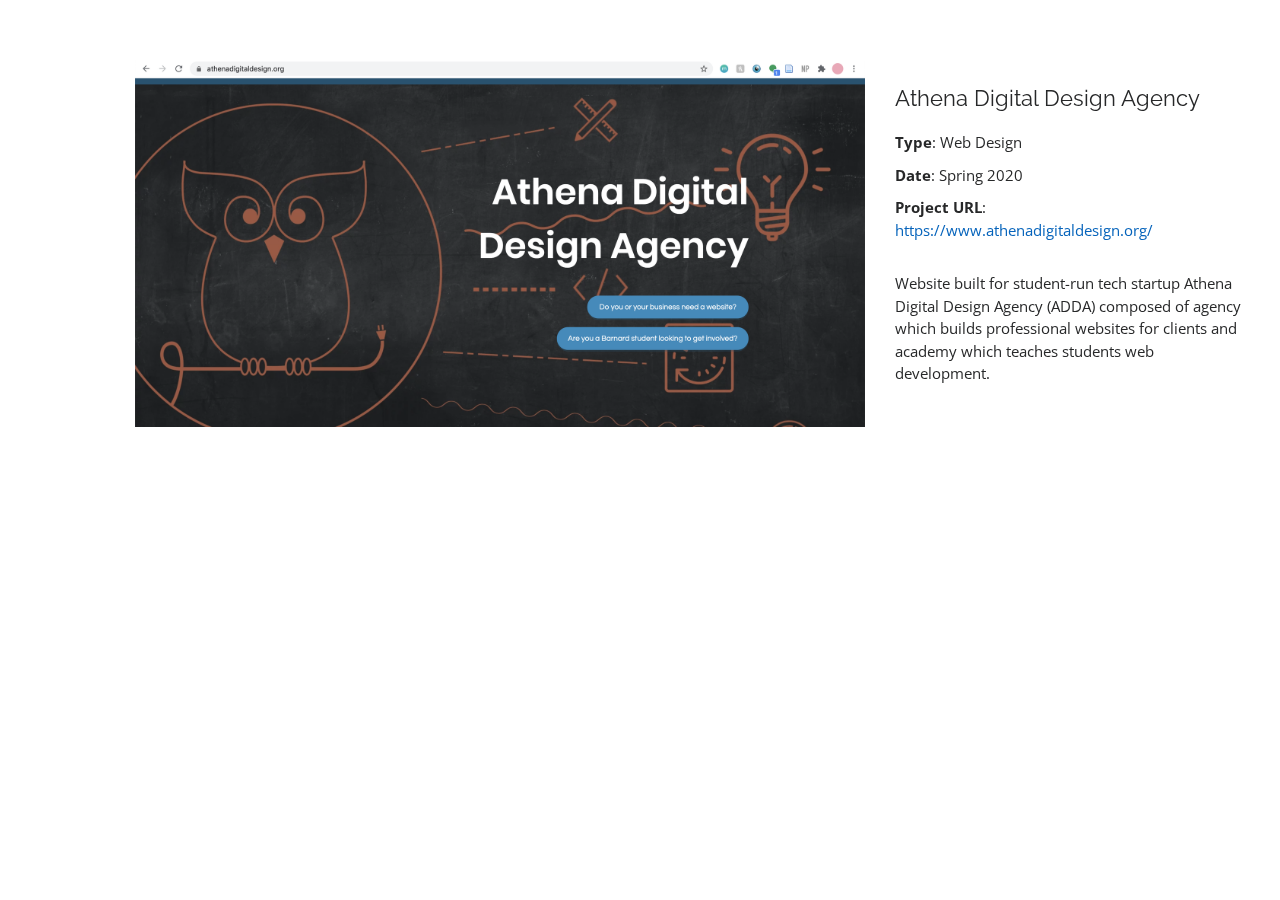
<file: addadetails.html>
<!DOCTYPE html>
<html lang="en">

<head>
  <meta charset="utf-8">
  <meta content="width=device-width, initial-scale=1.0" name="viewport">

  <title>Portfolio Details - Personal Bootstrap Template</title>
  <meta content="" name="descriptison">
  <meta content="" name="keywords">

  <!-- Favicons -->
  <link href="assets/img/favicon.png" rel="icon">
  <link href="assets/img/apple-touch-icon.png" rel="apple-touch-icon">

  <!-- Google Fonts -->
  <link href="https://fonts.googleapis.com/css?family=Open+Sans:300,300i,400,400i,600,600i,700,700i|Raleway:300,300i,400,400i,500,500i,600,600i,700,700i|Poppins:300,300i,400,400i,500,500i,600,600i,700,700i" rel="stylesheet">

  <!-- Vendor CSS Files -->
  <link href="assets/vendor/bootstrap/css/bootstrap.min.css" rel="stylesheet">
  <link href="assets/vendor/icofont/icofont.min.css" rel="stylesheet">
  <link href="assets/vendor/boxicons/css/boxicons.min.css" rel="stylesheet">
  <link href="assets/vendor/venobox/venobox.css" rel="stylesheet">
  <link href="assets/vendor/owl.carousel/assets/owl.carousel.min.css" rel="stylesheet">
  <link href="assets/vendor/aos/aos.css" rel="stylesheet">

  <!-- Template Main CSS File -->
  <link href="assets/css/style.css" rel="stylesheet">

  <!-- =======================================================
  * Template Name: MyResume - v2.1.0
  * Template URL: https://bootstrapmade.com/free-html-bootstrap-template-my-resume/
  * Author: BootstrapMade.com
  * License: https://bootstrapmade.com/license/
  ======================================================== -->
</head>

<body>

  <main id="main">

    <!-- ======= Portfolio Details ======= -->
    <section id="portfolio-details" class="portfolio-details">
      <div class="container" data-aos="fade-up">

        <div class="row">

    <div class="col-lg-8">
            <h2 class="portfolio-title"></h2>
            
              <img src="assets/img/portfolio/adda.png" class="img-fluid" alt="">
             
              
            
          </div>
  

          <div class="col-lg-4 portfolio-info">
            <h3>Athena Digital Design Agency</h3>
            <ul>
              <li><strong>Type</strong>: Web Design</li>
              <li><strong>Date</strong>: Spring 2020</li>
              <li><strong>Project URL</strong>: <a href="https://www.athenadigitaldesign.org/" target="_blank">https://www.athenadigitaldesign.org/</a></li>
            </ul>

            <p>
              Website built for student-run tech startup Athena Digital Design Agency (ADDA) composed of agency which builds professional websites for clients and academy which teaches students web development.

            </p>

          </div>

        </div>

      </div>
    </section><!-- End Portfolio Details -->

  </main><!-- End #main -->

  <a href="#" class="back-to-top"><i class="bx bx-up-arrow-alt"></i></a>
  <div id="preloader"></div>

  <!-- Vendor JS Files -->
  <script src="assets/vendor/jquery/jquery.min.js"></script>
  <script src="assets/vendor/bootstrap/js/bootstrap.bundle.min.js"></script>
  <script src="assets/vendor/jquery.easing/jquery.easing.min.js"></script>
  <script src="assets/vendor/php-email-form/validate.js"></script>
  <script src="assets/vendor/waypoints/jquery.waypoints.min.js"></script>
  <script src="assets/vendor/counterup/counterup.min.js"></script>
  <script src="assets/vendor/isotope-layout/isotope.pkgd.min.js"></script>
  <script src="assets/vendor/venobox/venobox.min.js"></script>
  <script src="assets/vendor/owl.carousel/owl.carousel.min.js"></script>
  <script src="assets/vendor/typed.js/typed.min.js"></script>
  <script src="assets/vendor/aos/aos.js"></script>

  <!-- Template Main JS File -->
  <script src="assets/js/main.js"></script>

</body>

</html>
</file>
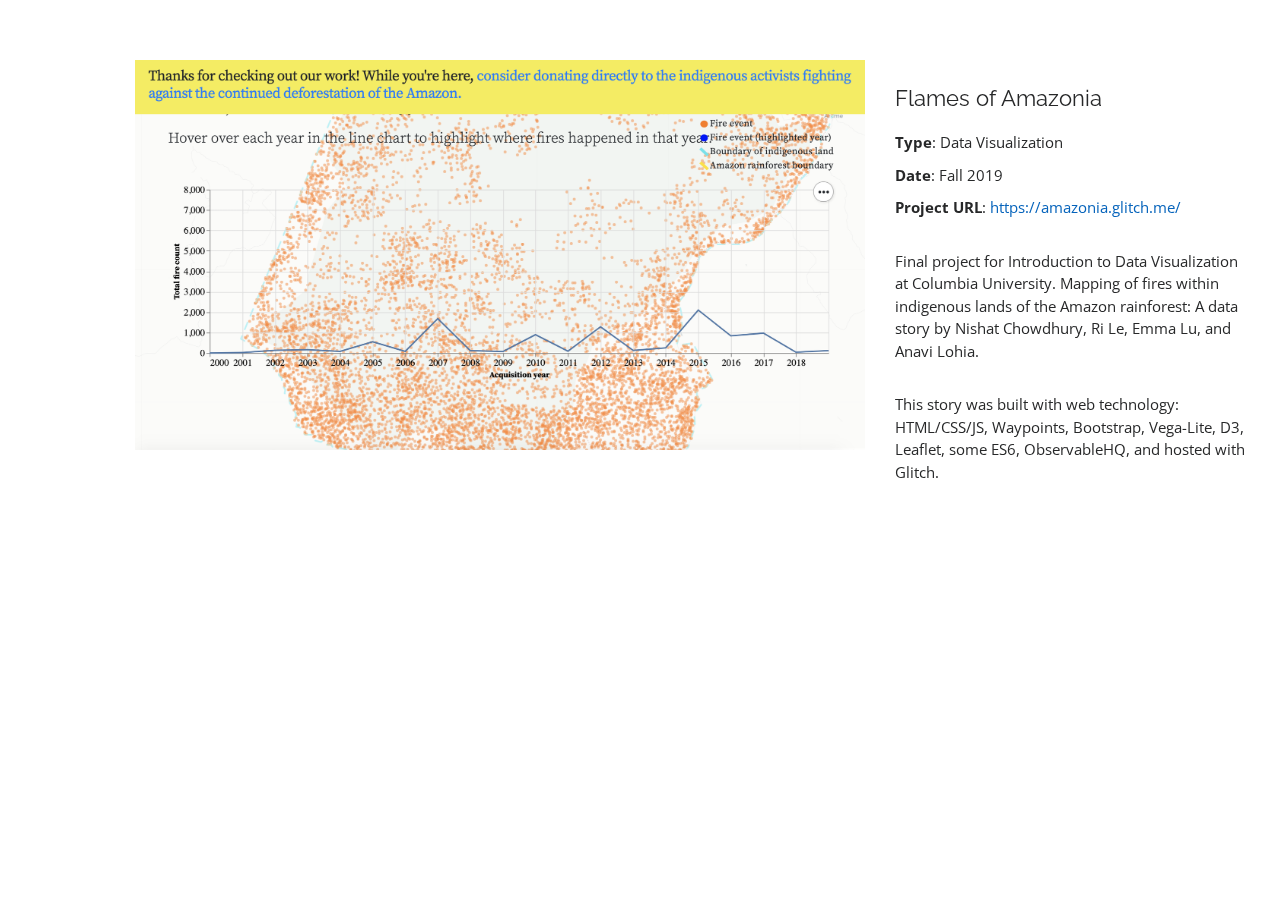
<file: amazoniadetails.html>
<!DOCTYPE html>
<html lang="en">

<head>
  <meta charset="utf-8">
  <meta content="width=device-width, initial-scale=1.0" name="viewport">

  <title>Portfolio Details - Personal Bootstrap Template</title>
  <meta content="" name="descriptison">
  <meta content="" name="keywords">

  <!-- Favicons -->
  <link href="assets/img/favicon.png" rel="icon">
  <link href="assets/img/apple-touch-icon.png" rel="apple-touch-icon">

  <!-- Google Fonts -->
  <link href="https://fonts.googleapis.com/css?family=Open+Sans:300,300i,400,400i,600,600i,700,700i|Raleway:300,300i,400,400i,500,500i,600,600i,700,700i|Poppins:300,300i,400,400i,500,500i,600,600i,700,700i" rel="stylesheet">

  <!-- Vendor CSS Files -->
  <link href="assets/vendor/bootstrap/css/bootstrap.min.css" rel="stylesheet">
  <link href="assets/vendor/icofont/icofont.min.css" rel="stylesheet">
  <link href="assets/vendor/boxicons/css/boxicons.min.css" rel="stylesheet">
  <link href="assets/vendor/venobox/venobox.css" rel="stylesheet">
  <link href="assets/vendor/owl.carousel/assets/owl.carousel.min.css" rel="stylesheet">
  <link href="assets/vendor/aos/aos.css" rel="stylesheet">

  <!-- Template Main CSS File -->
  <link href="assets/css/style.css" rel="stylesheet">

  <!-- =======================================================
  * Template Name: MyResume - v2.1.0
  * Template URL: https://bootstrapmade.com/free-html-bootstrap-template-my-resume/
  * Author: BootstrapMade.com
  * License: https://bootstrapmade.com/license/
  ======================================================== -->
</head>

<body>

  <main id="main">

    <!-- ======= Portfolio Details ======= -->
    <section id="portfolio-details" class="portfolio-details">
      <div class="container" data-aos="fade-up">

        <div class="row">

    <div class="col-lg-8">
            <h2 class="portfolio-title"></h2>
            
              <img src="assets/img/portfolio/amazonia.png" class="img-fluid" alt="">
             
              
            
          </div>
  

          <div class="col-lg-4 portfolio-info">
            <h3>Flames of Amazonia</h3>
            <ul>
              <li><strong>Type</strong>: Data Visualization</li>
              <li><strong>Date</strong>: Fall 2019</li>
              <li><strong>Project URL</strong>: <a href="https://amazonia.glitch.me/" target="_blank">https://amazonia.glitch.me/</a></li>
            </ul>

            <p>
              Final project for Introduction to Data Visualization at Columbia University. Mapping of fires within indigenous lands of the Amazon rainforest: A data story by Nishat Chowdhury, Ri Le, Emma Lu, and Anavi Lohia.

            </p>

            <p>
              This story was built with web technology: HTML/CSS/JS, Waypoints, Bootstrap, Vega-Lite, D3, Leaflet, some ES6, ObservableHQ, and hosted with Glitch.
            </p>
          </div>

        </div>

      </div>
    </section><!-- End Portfolio Details -->

  </main><!-- End #main -->

  <a href="#" class="back-to-top"><i class="bx bx-up-arrow-alt"></i></a>
  <div id="preloader"></div>

  <!-- Vendor JS Files -->
  <script src="assets/vendor/jquery/jquery.min.js"></script>
  <script src="assets/vendor/bootstrap/js/bootstrap.bundle.min.js"></script>
  <script src="assets/vendor/jquery.easing/jquery.easing.min.js"></script>
  <script src="assets/vendor/php-email-form/validate.js"></script>
  <script src="assets/vendor/waypoints/jquery.waypoints.min.js"></script>
  <script src="assets/vendor/counterup/counterup.min.js"></script>
  <script src="assets/vendor/isotope-layout/isotope.pkgd.min.js"></script>
  <script src="assets/vendor/venobox/venobox.min.js"></script>
  <script src="assets/vendor/owl.carousel/owl.carousel.min.js"></script>
  <script src="assets/vendor/typed.js/typed.min.js"></script>
  <script src="assets/vendor/aos/aos.js"></script>

  <!-- Template Main JS File -->
  <script src="assets/js/main.js"></script>

</body>

</html>
</file>
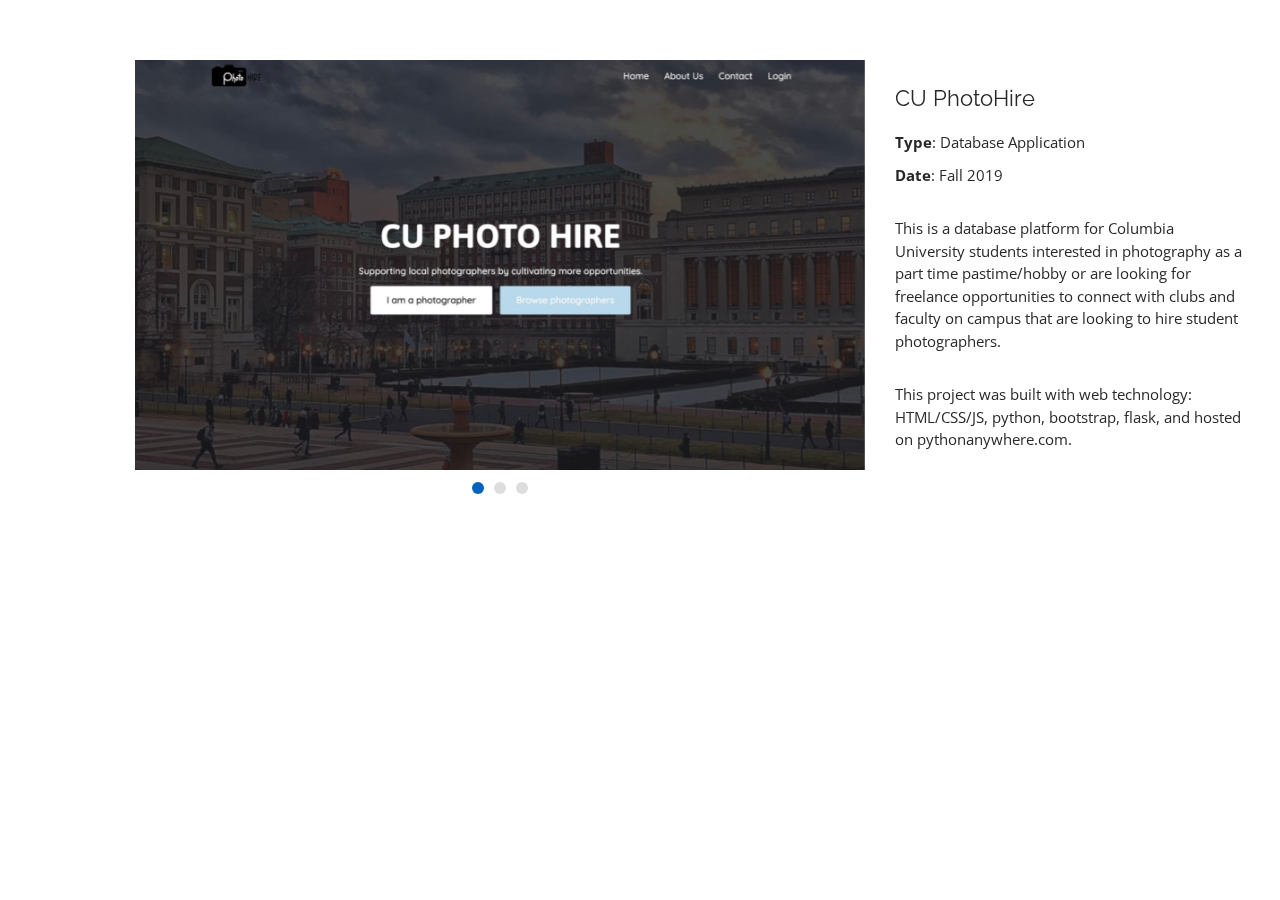
<file: cuphotohiredetails.html>
<!DOCTYPE html>
<html lang="en">

<head>
  <meta charset="utf-8">
  <meta content="width=device-width, initial-scale=1.0" name="viewport">

  <title>Portfolio Details - Personal Bootstrap Template</title>
  <meta content="" name="descriptison">
  <meta content="" name="keywords">

  <!-- Favicons -->
  <link href="assets/img/favicon.png" rel="icon">
  <link href="assets/img/apple-touch-icon.png" rel="apple-touch-icon">

  <!-- Google Fonts -->
  <link href="https://fonts.googleapis.com/css?family=Open+Sans:300,300i,400,400i,600,600i,700,700i|Raleway:300,300i,400,400i,500,500i,600,600i,700,700i|Poppins:300,300i,400,400i,500,500i,600,600i,700,700i" rel="stylesheet">

  <!-- Vendor CSS Files -->
  <link href="assets/vendor/bootstrap/css/bootstrap.min.css" rel="stylesheet">
  <link href="assets/vendor/icofont/icofont.min.css" rel="stylesheet">
  <link href="assets/vendor/boxicons/css/boxicons.min.css" rel="stylesheet">
  <link href="assets/vendor/venobox/venobox.css" rel="stylesheet">
  <link href="assets/vendor/owl.carousel/assets/owl.carousel.min.css" rel="stylesheet">
  <link href="assets/vendor/aos/aos.css" rel="stylesheet">

  <!-- Template Main CSS File -->
  <link href="assets/css/style.css" rel="stylesheet">

  <!-- =======================================================
  * Template Name: MyResume - v2.1.0
  * Template URL: https://bootstrapmade.com/free-html-bootstrap-template-my-resume/
  * Author: BootstrapMade.com
  * License: https://bootstrapmade.com/license/
  ======================================================== -->
</head>

<body>

  <main id="main">

    <!-- ======= Portfolio Details ======= -->
    <section id="portfolio-details" class="portfolio-details">
      <div class="container" data-aos="fade-up">

        <div class="row">

  			 <div class="col-lg-8">
            <h2 class="portfolio-title"></h2>
            <div class="owl-carousel portfolio-details-carousel">
              <img src="assets/img/portfolio/cuphotohire1.png" class="img-fluid" alt="">
              <img src="assets/img/portfolio/cuphotohire2.png" class="img-fluid" alt="">
              <img src="assets/img/portfolio/cuphotohire3.png" class="img-fluid" alt="">
            </div>
          </div>

          <div class="col-lg-4 portfolio-info">
            <h3>CU PhotoHire</h3>
            <ul>
              <li><strong>Type</strong>: Database Application</li>
              <li><strong>Date</strong>: Fall 2019</li>
            </ul>

            <p>
              This is a database platform for Columbia University students interested in photography as a part time pastime/hobby or are looking for freelance opportunities to connect with clubs and faculty on campus that are looking to hire student photographers.

            </p>

            <p>
              This project was built with web technology: HTML/CSS/JS, python, bootstrap, flask, and hosted on pythonanywhere.com.
            </p>
          </div>

        </div>

      </div>
    </section><!-- End Portfolio Details -->

  </main><!-- End #main -->

  <a href="#" class="back-to-top"><i class="bx bx-up-arrow-alt"></i></a>
  <div id="preloader"></div>

  <!-- Vendor JS Files -->
  <script src="assets/vendor/jquery/jquery.min.js"></script>
  <script src="assets/vendor/bootstrap/js/bootstrap.bundle.min.js"></script>
  <script src="assets/vendor/jquery.easing/jquery.easing.min.js"></script>
  <script src="assets/vendor/php-email-form/validate.js"></script>
  <script src="assets/vendor/waypoints/jquery.waypoints.min.js"></script>
  <script src="assets/vendor/counterup/counterup.min.js"></script>
  <script src="assets/vendor/isotope-layout/isotope.pkgd.min.js"></script>
  <script src="assets/vendor/venobox/venobox.min.js"></script>
  <script src="assets/vendor/owl.carousel/owl.carousel.min.js"></script>
  <script src="assets/vendor/typed.js/typed.min.js"></script>
  <script src="assets/vendor/aos/aos.js"></script>

  <!-- Template Main JS File -->
  <script src="assets/js/main.js"></script>

</body>

</html>
</file>
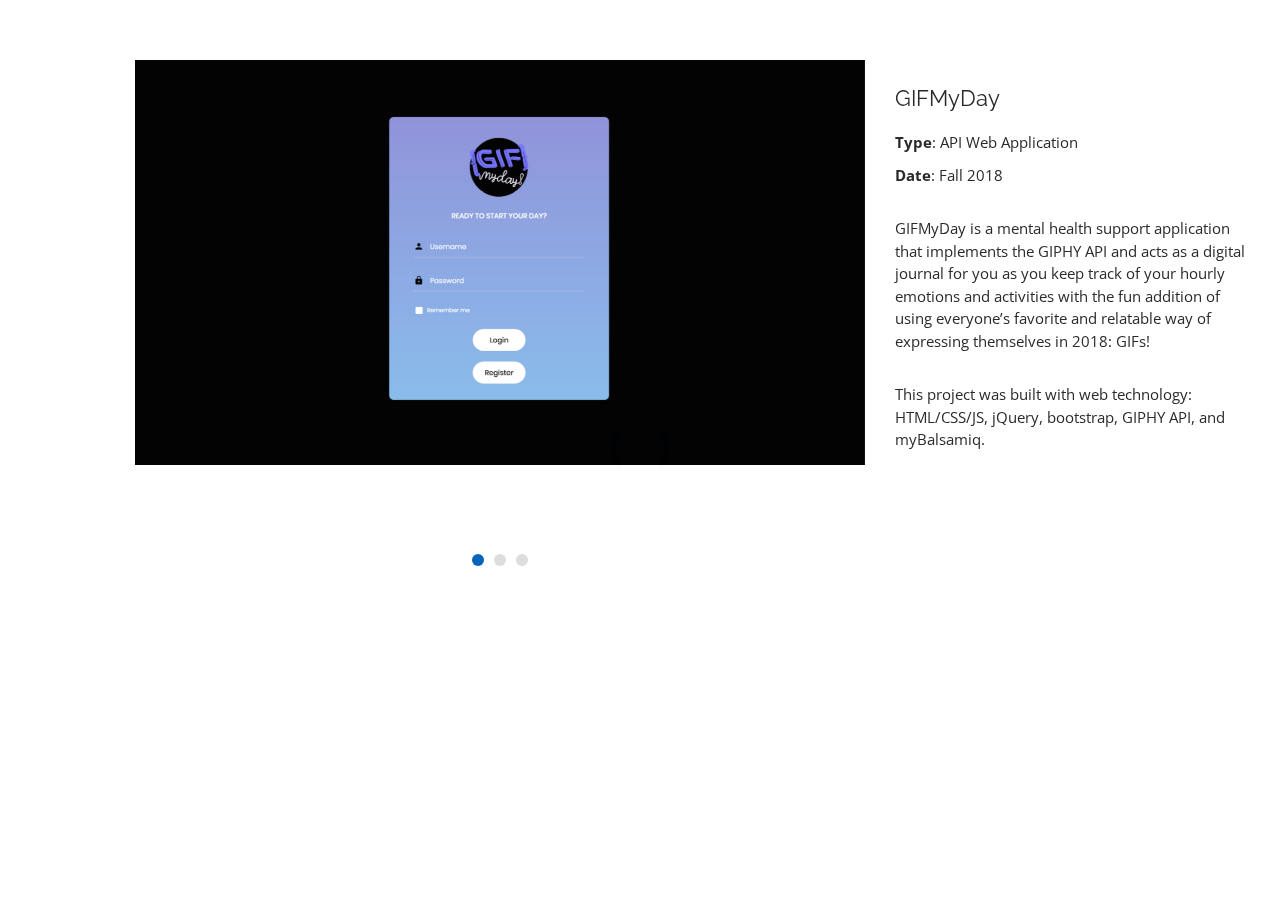
<file: gifmydaydetails.html>
<!DOCTYPE html>
<html lang="en">

<head>
  <meta charset="utf-8">
  <meta content="width=device-width, initial-scale=1.0" name="viewport">

  <title>Portfolio Details - Personal Bootstrap Template</title>
  <meta content="" name="descriptison">
  <meta content="" name="keywords">

  <!-- Favicons -->
  <link href="assets/img/favicon.png" rel="icon">
  <link href="assets/img/apple-touch-icon.png" rel="apple-touch-icon">

  <!-- Google Fonts -->
  <link href="https://fonts.googleapis.com/css?family=Open+Sans:300,300i,400,400i,600,600i,700,700i|Raleway:300,300i,400,400i,500,500i,600,600i,700,700i|Poppins:300,300i,400,400i,500,500i,600,600i,700,700i" rel="stylesheet">

  <!-- Vendor CSS Files -->
  <link href="assets/vendor/bootstrap/css/bootstrap.min.css" rel="stylesheet">
  <link href="assets/vendor/icofont/icofont.min.css" rel="stylesheet">
  <link href="assets/vendor/boxicons/css/boxicons.min.css" rel="stylesheet">
  <link href="assets/vendor/venobox/venobox.css" rel="stylesheet">
  <link href="assets/vendor/owl.carousel/assets/owl.carousel.min.css" rel="stylesheet">
  <link href="assets/vendor/aos/aos.css" rel="stylesheet">

  <!-- Template Main CSS File -->
  <link href="assets/css/style.css" rel="stylesheet">

  <!-- =======================================================
  * Template Name: MyResume - v2.1.0
  * Template URL: https://bootstrapmade.com/free-html-bootstrap-template-my-resume/
  * Author: BootstrapMade.com
  * License: https://bootstrapmade.com/license/
  ======================================================== -->
</head>

<body>

  <main id="main">

    <!-- ======= Portfolio Details ======= -->
    <section id="portfolio-details" class="portfolio-details">
      <div class="container" data-aos="fade-up">

        <div class="row">

            <div class="col-lg-8">
            <h2 class="portfolio-title"></h2>
            <div class="owl-carousel portfolio-details-carousel">
              <img src="assets/img/portfolio/gifmyday1.png" class="img-fluid" alt="">
              <img src="assets/img/portfolio/gifmyday.png" class="img-fluid" alt="">
              <img src="assets/img/portfolio/gifmyday2.png" class="img-fluid" alt="">
              
            </div>
          </div>
  

          <div class="col-lg-4 portfolio-info">
            <h3>GIFMyDay</h3>
            <ul>
              <li><strong>Type</strong>: API Web Application</li>
              <li><strong>Date</strong>: Fall 2018</li>
            </ul>

            <p>
              GIFMyDay is a mental health support application that implements the GIPHY API and acts as a digital journal for you as you keep track of your hourly emotions and activities with the fun addition of using everyone’s favorite and relatable way of expressing themselves in 2018: GIFs! 

            </p>

            <p>
              This project was built with web technology: HTML/CSS/JS, jQuery, bootstrap, GIPHY API, and myBalsamiq.
            </p>
          </div>

        </div>

      </div>
    </section><!-- End Portfolio Details -->

  </main><!-- End #main -->

  <a href="#" class="back-to-top"><i class="bx bx-up-arrow-alt"></i></a>
  <div id="preloader"></div>

  <!-- Vendor JS Files -->
  <script src="assets/vendor/jquery/jquery.min.js"></script>
  <script src="assets/vendor/bootstrap/js/bootstrap.bundle.min.js"></script>
  <script src="assets/vendor/jquery.easing/jquery.easing.min.js"></script>
  <script src="assets/vendor/php-email-form/validate.js"></script>
  <script src="assets/vendor/waypoints/jquery.waypoints.min.js"></script>
  <script src="assets/vendor/counterup/counterup.min.js"></script>
  <script src="assets/vendor/isotope-layout/isotope.pkgd.min.js"></script>
  <script src="assets/vendor/venobox/venobox.min.js"></script>
  <script src="assets/vendor/owl.carousel/owl.carousel.min.js"></script>
  <script src="assets/vendor/typed.js/typed.min.js"></script>
  <script src="assets/vendor/aos/aos.js"></script>

  <!-- Template Main JS File -->
  <script src="assets/js/main.js"></script>

</body>

</html>
</file>
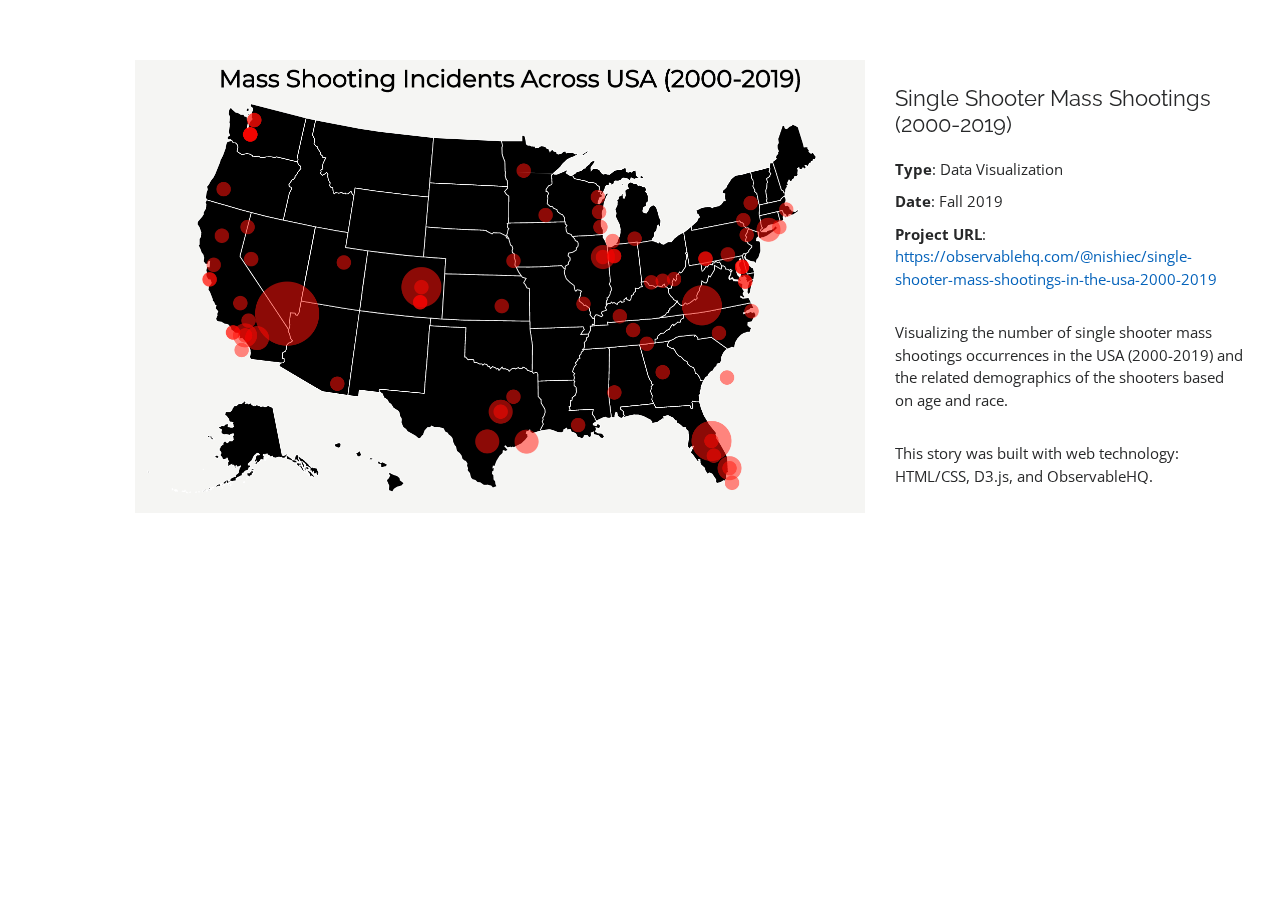
<file: massshootingsdetails.html>
<!DOCTYPE html>
<html lang="en">

<head>
  <meta charset="utf-8">
  <meta content="width=device-width, initial-scale=1.0" name="viewport">

  <title>Portfolio Details - Personal Bootstrap Template</title>
  <meta content="" name="descriptison">
  <meta content="" name="keywords">

  <!-- Favicons -->
  <link href="assets/img/favicon.png" rel="icon">
  <link href="assets/img/apple-touch-icon.png" rel="apple-touch-icon">

  <!-- Google Fonts -->
  <link href="https://fonts.googleapis.com/css?family=Open+Sans:300,300i,400,400i,600,600i,700,700i|Raleway:300,300i,400,400i,500,500i,600,600i,700,700i|Poppins:300,300i,400,400i,500,500i,600,600i,700,700i" rel="stylesheet">

  <!-- Vendor CSS Files -->
  <link href="assets/vendor/bootstrap/css/bootstrap.min.css" rel="stylesheet">
  <link href="assets/vendor/icofont/icofont.min.css" rel="stylesheet">
  <link href="assets/vendor/boxicons/css/boxicons.min.css" rel="stylesheet">
  <link href="assets/vendor/venobox/venobox.css" rel="stylesheet">
  <link href="assets/vendor/owl.carousel/assets/owl.carousel.min.css" rel="stylesheet">
  <link href="assets/vendor/aos/aos.css" rel="stylesheet">

  <!-- Template Main CSS File -->
  <link href="assets/css/style.css" rel="stylesheet">

  <!-- =======================================================
  * Template Name: MyResume - v2.1.0
  * Template URL: https://bootstrapmade.com/free-html-bootstrap-template-my-resume/
  * Author: BootstrapMade.com
  * License: https://bootstrapmade.com/license/
  ======================================================== -->
</head>

<body>

  <main id="main">

    <!-- ======= Portfolio Details ======= -->
    <section id="portfolio-details" class="portfolio-details">
      <div class="container" data-aos="fade-up">

        <div class="row">

             <div class="col-lg-8">
            <h2 class="portfolio-title"></h2>
            
              <img src="assets/img/portfolio/shootings.png" class="img-fluid" alt="">
             
              
            
          </div>

  

          <div class="col-lg-4 portfolio-info">
            <h3>Single Shooter Mass Shootings (2000-2019)</h3>
            <ul>
              <li><strong>Type</strong>: Data Visualization</li>
              <li><strong>Date</strong>: Fall 2019</li>
              <li><strong>Project URL</strong>: <a href="https://observablehq.com/@nishiec/single-shooter-mass-shootings-in-the-usa-2000-2019" target="_blank">https://observablehq.com/@nishiec/single-shooter-mass-shootings-in-the-usa-2000-2019</a></li>
            </ul>

            <p>
              Visualizing the number of single shooter mass shootings occurrences in the USA (2000-2019) and the related demographics of the shooters based on age and race.

            </p>

            <p>
              This story was built with web technology: HTML/CSS, D3.js, and ObservableHQ.
            </p>
          </div>

        </div>

      </div>
    </section><!-- End Portfolio Details -->

  </main><!-- End #main -->

  <a href="#" class="back-to-top"><i class="bx bx-up-arrow-alt"></i></a>
  <div id="preloader"></div>

  <!-- Vendor JS Files -->
  <script src="assets/vendor/jquery/jquery.min.js"></script>
  <script src="assets/vendor/bootstrap/js/bootstrap.bundle.min.js"></script>
  <script src="assets/vendor/jquery.easing/jquery.easing.min.js"></script>
  <script src="assets/vendor/php-email-form/validate.js"></script>
  <script src="assets/vendor/waypoints/jquery.waypoints.min.js"></script>
  <script src="assets/vendor/counterup/counterup.min.js"></script>
  <script src="assets/vendor/isotope-layout/isotope.pkgd.min.js"></script>
  <script src="assets/vendor/venobox/venobox.min.js"></script>
  <script src="assets/vendor/owl.carousel/owl.carousel.min.js"></script>
  <script src="assets/vendor/typed.js/typed.min.js"></script>
  <script src="assets/vendor/aos/aos.js"></script>

  <!-- Template Main JS File -->
  <script src="assets/js/main.js"></script>

</body>

</html>
</file>
<file: assets/vendor/venobox/venobox.css>
/* ------ venobox.css --------*/
.vbox-overlay *, .vbox-overlay *:before, .vbox-overlay *:after{
    -webkit-backface-visibility: hidden;
    -webkit-box-sizing:border-box;
    -moz-box-sizing:border-box;
    box-sizing:border-box;
}
.vbox-overlay * { 
    -webkit-backface-visibility: visible;
    backface-visibility: visible;
}
.vbox-overlay{
    display: -webkit-flex;
    display: flex;
    -webkit-flex-direction: column;
    flex-direction: column;
    -webkit-justify-content: center;
    justify-content: center;
    -webkit-align-items: center;
    align-items: center;
    position: fixed;
    left: 0;
    top: 0;
    bottom: 0;
    right: 0;
    z-index: 999999;
}

/* ----- navigation ----- */
.vbox-title{
    width: 100%;
    height: 40px;
    float: left;
    text-align: center;
    line-height: 28px;
    font-size: 12px;
    padding: 6px 50px;
    overflow: hidden;
    position: fixed;
    display: none;
    left: 0;
    z-index: 89;
}
.vbox-close{
    cursor: pointer;
    position: fixed;
    top: -1px;
    right: 0;
    width: 50px;
    height: 40px;
    padding: 6px;
    display: block;
    background-position:10px center;
    overflow: hidden;
    font-size: 24px;
    line-height: 1;
    text-align: center;
    z-index: 99;
}
.vbox-left{
    cursor: pointer;
    position: fixed;
    left: 0;
    height: 40px;
    overflow: hidden;
    line-height: 28px;
    font-size: 12px;
    z-index: 99;
    display: flex;
    align-items:center;
}
.vbox-num{
    display: inline-block;
    margin: 6px 0 6px 15px;
}
/* ----- Social share ----- */
.vbox-share{
    line-height: 28px;
    font-size: 12px;
    overflow: hidden;
    position: fixed;
    left: 0;
    z-index: 98;
    display: flex;
    align-items:center;
    justify-content: center;
    width: 100%;
    text-align: center;
}
.vbox-share svg{
    max-height: 28px;
    width: 28px;
    z-index: 10;
    margin-left: 12px;
    margin-top: 6px;
    margin-bottom: 6px;
    vertical-align: middle;
}


/* ----- navigation ARROWS ----- */
.vbox-next, .vbox-prev{
    position: fixed;
    top: 50%;
    margin-top: -15px;
    overflow: hidden;
    cursor: pointer;
    display: block;
    width: 45px;
    height: 45px;
    z-index: 99;
}
.vbox-next span, .vbox-prev span{
    position: relative;
    width: 20px;
    height: 20px;
    border: 2px solid transparent;
    border-top-color: #B6B6B6;
    border-right-color: #B6B6B6;
    text-indent: -100px;
    position: absolute;
    top: 8px;
    display: block;
}
.vbox-prev{
    left: 15px;
}
.vbox-next{
    right: 15px;
}
.vbox-prev span{
    left: 10px;
    -ms-transform: rotate(-135deg);
    -webkit-transform: rotate(-135deg);
    transform: rotate(-135deg);
}
.vbox-next span{
    -ms-transform: rotate(45deg);
    -webkit-transform: rotate(45deg);
    transform: rotate(45deg);
    right: 10px;
}
/* ------- inline window ------ */
.vbox-inline{
    width: 420px;
    height: 315px;
    height: 70vh;
    padding: 10px;
    background: #fff;
    margin: 0 auto;
    overflow: auto;
    text-align: left;
}
/* ------- Video & iFrames window ------ */
.venoframe{
    max-width: 100%;
    width: 100%;
    border: none;
    width: 100%;
    height: 260px;
    height: 70vh;
}
.venoframe.vbvid{
    height: 260px;
}
@media (min-width: 768px) {
    .venoframe, .vbox-inline{
        width: 90%;
        height: 360px;
        height: 70vh;
    }
    .venoframe.vbvid{
        width: 640px;
        height: 360px;
    }
}
@media (min-width: 992px) {
    .venoframe, .vbox-inline{
        max-width: 1200px;
        width: 80%;
        height: 540px;
        height: 70vh;
    }
    .venoframe.vbvid{
        width: 960px;
        height: 540px;
    }
}
/* 
Please do NOT edit this part! 
or at least read this note: http://i.imgur.com/7C0ws9e.gif
*/
.vbox-open{
    overflow: hidden;
}
.vbox-container{
    position: absolute;
    left: 0;
    right: 0;
    top: 0;
    bottom: 0;
    overflow-x: hidden;
    overflow-y: scroll;
    overflow-scrolling: touch;
    -webkit-overflow-scrolling: touch;
    z-index: 20;
    max-height: 100%;

}

.vbox-content{
    text-align: center;
    float: left;
    width: 100%;
    position: relative;
    overflow: hidden;
    padding: 20px 4%;
}
.vbox-container img{
    max-width: 100%;
    height: auto;
}
.vbox-figlio{
    box-shadow: 0 0 12px rgba(0,0,0,0.19), 0 6px 6px rgba(0,0,0,0.23);
    max-width: 100%;
    text-align: initial;
}
img.vbox-figlio{
    -webkit-user-select: none;
-khtml-user-select: none;
-moz-user-select: none;
-o-user-select: none;
user-select: none;
}
.vbox-content.swipe-left{
    margin-left: -200px !important;
}
.vbox-content.swipe-right{
    margin-left: 200px !important;
}
.vbox-animated{
    webkit-transition: margin 300ms ease-out;
    transition: margin 300ms ease-out;
}

/* ---------- preloader ----------
 * SPINKIT 
 * http://tobiasahlin.com/spinkit/
-------------------------------- */
.sk-double-bounce,.sk-rotating-plane{width:40px;height:40px;margin:40px auto}.sk-rotating-plane{background-color:#333;-webkit-animation:sk-rotatePlane 1.2s infinite ease-in-out;animation:sk-rotatePlane 1.2s infinite ease-in-out}@-webkit-keyframes sk-rotatePlane{0%{-webkit-transform:perspective(120px) rotateX(0) rotateY(0);transform:perspective(120px) rotateX(0) rotateY(0)}50%{-webkit-transform:perspective(120px) rotateX(-180.1deg) rotateY(0);transform:perspective(120px) rotateX(-180.1deg) rotateY(0)}100%{-webkit-transform:perspective(120px) rotateX(-180deg) rotateY(-179.9deg);transform:perspective(120px) rotateX(-180deg) rotateY(-179.9deg)}}@keyframes sk-rotatePlane{0%{-webkit-transform:perspective(120px) rotateX(0) rotateY(0);transform:perspective(120px) rotateX(0) rotateY(0)}50%{-webkit-transform:perspective(120px) rotateX(-180.1deg) rotateY(0);transform:perspective(120px) rotateX(-180.1deg) rotateY(0)}100%{-webkit-transform:perspective(120px) rotateX(-180deg) rotateY(-179.9deg);transform:perspective(120px) rotateX(-180deg) rotateY(-179.9deg)}}.sk-double-bounce{position:relative}.sk-double-bounce .sk-child{width:100%;height:100%;border-radius:50%;background-color:#333;opacity:.6;position:absolute;top:0;left:0;-webkit-animation:sk-doubleBounce 2s infinite ease-in-out;animation:sk-doubleBounce 2s infinite ease-in-out}.sk-chasing-dots .sk-child,.sk-spinner-pulse,.sk-three-bounce .sk-child{background-color:#333;border-radius:100%}.sk-double-bounce .sk-double-bounce2{-webkit-animation-delay:-1s;animation-delay:-1s}@-webkit-keyframes sk-doubleBounce{0%,100%{-webkit-transform:scale(0);transform:scale(0)}50%{-webkit-transform:scale(1);transform:scale(1)}}@keyframes sk-doubleBounce{0%,100%{-webkit-transform:scale(0);transform:scale(0)}50%{-webkit-transform:scale(1);transform:scale(1)}}.sk-wave{margin:40px auto;width:50px;height:40px;text-align:center;font-size:10px}.sk-wave .sk-rect{background-color:#333;height:100%;width:6px;display:inline-block;-webkit-animation:sk-waveStretchDelay 1.2s infinite ease-in-out;animation:sk-waveStretchDelay 1.2s infinite ease-in-out}.sk-wave .sk-rect1{-webkit-animation-delay:-1.2s;animation-delay:-1.2s}.sk-wave .sk-rect2{-webkit-animation-delay:-1.1s;animation-delay:-1.1s}.sk-wave .sk-rect3{-webkit-animation-delay:-1s;animation-delay:-1s}.sk-wave .sk-rect4{-webkit-animation-delay:-.9s;animation-delay:-.9s}.sk-wave .sk-rect5{-webkit-animation-delay:-.8s;animation-delay:-.8s}@-webkit-keyframes sk-waveStretchDelay{0%,100%,40%{-webkit-transform:scaleY(.4);transform:scaleY(.4)}20%{-webkit-transform:scaleY(1);transform:scaleY(1)}}@keyframes sk-waveStretchDelay{0%,100%,40%{-webkit-transform:scaleY(.4);transform:scaleY(.4)}20%{-webkit-transform:scaleY(1);transform:scaleY(1)}}.sk-wandering-cubes{margin:40px auto;width:40px;height:40px;position:relative}.sk-wandering-cubes .sk-cube{background-color:#333;width:10px;height:10px;position:absolute;top:0;left:0;-webkit-animation:sk-wanderingCube 1.8s ease-in-out -1.8s infinite both;animation:sk-wanderingCube 1.8s ease-in-out -1.8s infinite both}.sk-chasing-dots,.sk-spinner-pulse{width:40px;height:40px;margin:40px auto}.sk-wandering-cubes .sk-cube2{-webkit-animation-delay:-.9s;animation-delay:-.9s}@-webkit-keyframes sk-wanderingCube{0%{-webkit-transform:rotate(0);transform:rotate(0)}25%{-webkit-transform:translateX(30px) rotate(-90deg) scale(.5);transform:translateX(30px) rotate(-90deg) scale(.5)}50%{-webkit-transform:translateX(30px) translateY(30px) rotate(-179deg);transform:translateX(30px) translateY(30px) rotate(-179deg)}50.1%{-webkit-transform:translateX(30px) translateY(30px) rotate(-180deg);transform:translateX(30px) translateY(30px) rotate(-180deg)}75%{-webkit-transform:translateX(0) translateY(30px) rotate(-270deg) scale(.5);transform:translateX(0) translateY(30px) rotate(-270deg) scale(.5)}100%{-webkit-transform:rotate(-360deg);transform:rotate(-360deg)}}@keyframes sk-wanderingCube{0%{-webkit-transform:rotate(0);transform:rotate(0)}25%{-webkit-transform:translateX(30px) rotate(-90deg) scale(.5);transform:translateX(30px) rotate(-90deg) scale(.5)}50%{-webkit-transform:translateX(30px) translateY(30px) rotate(-179deg);transform:translateX(30px) translateY(30px) rotate(-179deg)}50.1%{-webkit-transform:translateX(30px) translateY(30px) rotate(-180deg);transform:translateX(30px) translateY(30px) rotate(-180deg)}75%{-webkit-transform:translateX(0) translateY(30px) rotate(-270deg) scale(.5);transform:translateX(0) translateY(30px) rotate(-270deg) scale(.5)}100%{-webkit-transform:rotate(-360deg);transform:rotate(-360deg)}}.sk-spinner-pulse{-webkit-animation:sk-pulseScaleOut 1s infinite ease-in-out;animation:sk-pulseScaleOut 1s infinite ease-in-out}@-webkit-keyframes sk-pulseScaleOut{0%{-webkit-transform:scale(0);transform:scale(0)}100%{-webkit-transform:scale(1);transform:scale(1);opacity:0}}@keyframes sk-pulseScaleOut{0%{-webkit-transform:scale(0);transform:scale(0)}100%{-webkit-transform:scale(1);transform:scale(1);opacity:0}}.sk-chasing-dots{position:relative;text-align:center;-webkit-animation:sk-chasingDotsRotate 2s infinite linear;animation:sk-chasingDotsRotate 2s infinite linear}.sk-chasing-dots .sk-child{width:60%;height:60%;display:inline-block;position:absolute;top:0;-webkit-animation:sk-chasingDotsBounce 2s infinite ease-in-out;animation:sk-chasingDotsBounce 2s infinite ease-in-out}.sk-chasing-dots .sk-dot2{top:auto;bottom:0;-webkit-animation-delay:-1s;animation-delay:-1s}@-webkit-keyframes sk-chasingDotsRotate{100%{-webkit-transform:rotate(360deg);transform:rotate(360deg)}}@keyframes sk-chasingDotsRotate{100%{-webkit-transform:rotate(360deg);transform:rotate(360deg)}}@-webkit-keyframes sk-chasingDotsBounce{0%,100%{-webkit-transform:scale(0);transform:scale(0)}50%{-webkit-transform:scale(1);transform:scale(1)}}@keyframes sk-chasingDotsBounce{0%,100%{-webkit-transform:scale(0);transform:scale(0)}50%{-webkit-transform:scale(1);transform:scale(1)}}.sk-three-bounce{margin:40px auto;width:80px;text-align:center}.sk-three-bounce .sk-child{width:20px;height:20px;display:inline-block;-webkit-animation:sk-three-bounce 1.4s ease-in-out 0s infinite both;animation:sk-three-bounce 1.4s ease-in-out 0s infinite both}.sk-circle .sk-child:before,.sk-fading-circle .sk-circle:before{display:block;border-radius:100%;content:'';background-color:#333}.sk-three-bounce .sk-bounce1{-webkit-animation-delay:-.32s;animation-delay:-.32s}.sk-three-bounce .sk-bounce2{-webkit-animation-delay:-.16s;animation-delay:-.16s}@-webkit-keyframes sk-three-bounce{0%,100%,80%{-webkit-transform:scale(0);transform:scale(0)}40%{-webkit-transform:scale(1);transform:scale(1)}}@keyframes sk-three-bounce{0%,100%,80%{-webkit-transform:scale(0);transform:scale(0)}40%{-webkit-transform:scale(1);transform:scale(1)}}.sk-circle{margin:40px auto;width:40px;height:40px;position:relative}.sk-circle .sk-child{width:100%;height:100%;position:absolute;left:0;top:0}.sk-circle .sk-child:before{margin:0 auto;width:15%;height:15%;-webkit-animation:sk-circleBounceDelay 1.2s infinite ease-in-out both;animation:sk-circleBounceDelay 1.2s infinite ease-in-out both}.sk-circle .sk-circle2{-webkit-transform:rotate(30deg);-ms-transform:rotate(30deg);transform:rotate(30deg)}.sk-circle .sk-circle3{-webkit-transform:rotate(60deg);-ms-transform:rotate(60deg);transform:rotate(60deg)}.sk-circle .sk-circle4{-webkit-transform:rotate(90deg);-ms-transform:rotate(90deg);transform:rotate(90deg)}.sk-circle .sk-circle5{-webkit-transform:rotate(120deg);-ms-transform:rotate(120deg);transform:rotate(120deg)}.sk-circle .sk-circle6{-webkit-transform:rotate(150deg);-ms-transform:rotate(150deg);transform:rotate(150deg)}.sk-circle .sk-circle7{-webkit-transform:rotate(180deg);-ms-transform:rotate(180deg);transform:rotate(180deg)}.sk-circle .sk-circle8{-webkit-transform:rotate(210deg);-ms-transform:rotate(210deg);transform:rotate(210deg)}.sk-circle .sk-circle9{-webkit-transform:rotate(240deg);-ms-transform:rotate(240deg);transform:rotate(240deg)}.sk-circle .sk-circle10{-webkit-transform:rotate(270deg);-ms-transform:rotate(270deg);transform:rotate(270deg)}.sk-circle .sk-circle11{-webkit-transform:rotate(300deg);-ms-transform:rotate(300deg);transform:rotate(300deg)}.sk-circle .sk-circle12{-webkit-transform:rotate(330deg);-ms-transform:rotate(330deg);transform:rotate(330deg)}.sk-circle .sk-circle2:before{-webkit-animation-delay:-1.1s;animation-delay:-1.1s}.sk-circle .sk-circle3:before{-webkit-animation-delay:-1s;animation-delay:-1s}.sk-circle .sk-circle4:before{-webkit-animation-delay:-.9s;animation-delay:-.9s}.sk-circle .sk-circle5:before{-webkit-animation-delay:-.8s;animation-delay:-.8s}.sk-circle .sk-circle6:before{-webkit-animation-delay:-.7s;animation-delay:-.7s}.sk-circle .sk-circle7:before{-webkit-animation-delay:-.6s;animation-delay:-.6s}.sk-circle .sk-circle8:before{-webkit-animation-delay:-.5s;animation-delay:-.5s}.sk-circle .sk-circle9:before{-webkit-animation-delay:-.4s;animation-delay:-.4s}.sk-circle .sk-circle10:before{-webkit-animation-delay:-.3s;animation-delay:-.3s}.sk-circle .sk-circle11:before{-webkit-animation-delay:-.2s;animation-delay:-.2s}.sk-circle .sk-circle12:before{-webkit-animation-delay:-.1s;animation-delay:-.1s}@-webkit-keyframes sk-circleBounceDelay{0%,100%,80%{-webkit-transform:scale(0);transform:scale(0)}40%{-webkit-transform:scale(1);transform:scale(1)}}@keyframes sk-circleBounceDelay{0%,100%,80%{-webkit-transform:scale(0);transform:scale(0)}40%{-webkit-transform:scale(1);transform:scale(1)}}.sk-cube-grid{width:40px;height:40px;margin:40px auto}.sk-cube-grid .sk-cube{width:33.33%;height:33.33%;background-color:#333;float:left;-webkit-animation:sk-cubeGridScaleDelay 1.3s infinite ease-in-out;animation:sk-cubeGridScaleDelay 1.3s infinite ease-in-out}.sk-cube-grid .sk-cube1{-webkit-animation-delay:.2s;animation-delay:.2s}.sk-cube-grid .sk-cube2{-webkit-animation-delay:.3s;animation-delay:.3s}.sk-cube-grid .sk-cube3{-webkit-animation-delay:.4s;animation-delay:.4s}.sk-cube-grid .sk-cube4{-webkit-animation-delay:.1s;animation-delay:.1s}.sk-cube-grid .sk-cube5{-webkit-animation-delay:.2s;animation-delay:.2s}.sk-cube-grid .sk-cube6{-webkit-animation-delay:.3s;animation-delay:.3s}.sk-cube-grid .sk-cube7{-webkit-animation-delay:0ms;animation-delay:0ms}.sk-cube-grid .sk-cube8{-webkit-animation-delay:.1s;animation-delay:.1s}.sk-cube-grid .sk-cube9{-webkit-animation-delay:.2s;animation-delay:.2s}@-webkit-keyframes sk-cubeGridScaleDelay{0%,100%,70%{-webkit-transform:scale3D(1,1,1);transform:scale3D(1,1,1)}35%{-webkit-transform:scale3D(0,0,1);transform:scale3D(0,0,1)}}@keyframes sk-cubeGridScaleDelay{0%,100%,70%{-webkit-transform:scale3D(1,1,1);transform:scale3D(1,1,1)}35%{-webkit-transform:scale3D(0,0,1);transform:scale3D(0,0,1)}}.sk-fading-circle{margin:40px auto;width:40px;height:40px;position:relative}.sk-fading-circle .sk-circle{width:100%;height:100%;position:absolute;left:0;top:0}.sk-fading-circle .sk-circle:before{margin:0 auto;width:15%;height:15%;-webkit-animation:sk-circleFadeDelay 1.2s infinite ease-in-out both;animation:sk-circleFadeDelay 1.2s infinite ease-in-out both}.sk-fading-circle .sk-circle2{-webkit-transform:rotate(30deg);-ms-transform:rotate(30deg);transform:rotate(30deg)}.sk-fading-circle .sk-circle3{-webkit-transform:rotate(60deg);-ms-transform:rotate(60deg);transform:rotate(60deg)}.sk-fading-circle .sk-circle4{-webkit-transform:rotate(90deg);-ms-transform:rotate(90deg);transform:rotate(90deg)}.sk-fading-circle .sk-circle5{-webkit-transform:rotate(120deg);-ms-transform:rotate(120deg);transform:rotate(120deg)}.sk-fading-circle .sk-circle6{-webkit-transform:rotate(150deg);-ms-transform:rotate(150deg);transform:rotate(150deg)}.sk-fading-circle .sk-circle7{-webkit-transform:rotate(180deg);-ms-transform:rotate(180deg);transform:rotate(180deg)}.sk-fading-circle .sk-circle8{-webkit-transform:rotate(210deg);-ms-transform:rotate(210deg);transform:rotate(210deg)}.sk-fading-circle .sk-circle9{-webkit-transform:rotate(240deg);-ms-transform:rotate(240deg);transform:rotate(240deg)}.sk-fading-circle .sk-circle10{-webkit-transform:rotate(270deg);-ms-transform:rotate(270deg);transform:rotate(270deg)}.sk-fading-circle .sk-circle11{-webkit-transform:rotate(300deg);-ms-transform:rotate(300deg);transform:rotate(300deg)}.sk-fading-circle .sk-circle12{-webkit-transform:rotate(330deg);-ms-transform:rotate(330deg);transform:rotate(330deg)}.sk-fading-circle .sk-circle2:before{-webkit-animation-delay:-1.1s;animation-delay:-1.1s}.sk-fading-circle .sk-circle3:before{-webkit-animation-delay:-1s;animation-delay:-1s}.sk-fading-circle .sk-circle4:before{-webkit-animation-delay:-.9s;animation-delay:-.9s}.sk-fading-circle .sk-circle5:before{-webkit-animation-delay:-.8s;animation-delay:-.8s}.sk-fading-circle .sk-circle6:before{-webkit-animation-delay:-.7s;animation-delay:-.7s}.sk-fading-circle .sk-circle7:before{-webkit-animation-delay:-.6s;animation-delay:-.6s}.sk-fading-circle .sk-circle8:before{-webkit-animation-delay:-.5s;animation-delay:-.5s}.sk-fading-circle .sk-circle9:before{-webkit-animation-delay:-.4s;animation-delay:-.4s}.sk-fading-circle .sk-circle10:before{-webkit-animation-delay:-.3s;animation-delay:-.3s}.sk-fading-circle .sk-circle11:before{-webkit-animation-delay:-.2s;animation-delay:-.2s}.sk-fading-circle .sk-circle12:before{-webkit-animation-delay:-.1s;animation-delay:-.1s}@-webkit-keyframes sk-circleFadeDelay{0%,100%,39%{opacity:0}40%{opacity:1}}@keyframes sk-circleFadeDelay{0%,100%,39%{opacity:0}40%{opacity:1}}.sk-folding-cube{margin:40px auto;width:40px;height:40px;position:relative;-webkit-transform:rotateZ(45deg);transform:rotateZ(45deg)}.sk-folding-cube .sk-cube{float:left;width:50%;height:50%;position:relative;-webkit-transform:scale(1.1);-ms-transform:scale(1.1);transform:scale(1.1)}.sk-folding-cube .sk-cube:before{content:'';position:absolute;top:0;left:0;width:100%;height:100%;background-color:#333;-webkit-animation:sk-foldCubeAngle 2.4s infinite linear both;animation:sk-foldCubeAngle 2.4s infinite linear both;-webkit-transform-origin:100% 100%;-ms-transform-origin:100% 100%;transform-origin:100% 100%}.sk-folding-cube .sk-cube2{-webkit-transform:scale(1.1) rotateZ(90deg);transform:scale(1.1) rotateZ(90deg)}.sk-folding-cube .sk-cube3{-webkit-transform:scale(1.1) rotateZ(180deg);transform:scale(1.1) rotateZ(180deg)}.sk-folding-cube .sk-cube4{-webkit-transform:scale(1.1) rotateZ(270deg);transform:scale(1.1) rotateZ(270deg)}.sk-folding-cube .sk-cube2:before{-webkit-animation-delay:.3s;animation-delay:.3s}.sk-folding-cube .sk-cube3:before{-webkit-animation-delay:.6s;animation-delay:.6s}.sk-folding-cube .sk-cube4:before{-webkit-animation-delay:.9s;animation-delay:.9s}@-webkit-keyframes sk-foldCubeAngle{0%,10%{-webkit-transform:perspective(140px) rotateX(-180deg);transform:perspective(140px) rotateX(-180deg);opacity:0}25%,75%{-webkit-transform:perspective(140px) rotateX(0);transform:perspective(140px) rotateX(0);opacity:1}100%,90%{-webkit-transform:perspective(140px) rotateY(180deg);transform:perspective(140px) rotateY(180deg);opacity:0}}@keyframes sk-foldCubeAngle{0%,10%{-webkit-transform:perspective(140px) rotateX(-180deg);transform:perspective(140px) rotateX(-180deg);opacity:0}25%,75%{-webkit-transform:perspective(140px) rotateX(0);transform:perspective(140px) rotateX(0);opacity:1}100%,90%{-webkit-transform:perspective(140px) rotateY(180deg);transform:perspective(140px) rotateY(180deg);opacity:0}}
</file>
<file: assets/css/style.css>
/**
* Template Name: MyResume - v2.1.0
* Template URL: https://bootstrapmade.com/free-html-bootstrap-template-my-resume/
* Author: BootstrapMade.com
* License: https://bootstrapmade.com/license/
*/

/*--------------------------------------------------------------
# General
--------------------------------------------------------------*/
body {
  font-family: "Open Sans", sans-serif;
  color: #272829;
}

a {
  color: #0563bb;
}

a:hover {
  color: #067ded;
  text-decoration: none;
}

h1, h2, h3, h4, h5, h6 {
  font-family: "Raleway", sans-serif;
}

/*--------------------------------------------------------------
# Back to top button
--------------------------------------------------------------*/
.back-to-top {
  position: fixed;
  display: none;
  width: 40px;
  height: 40px;
  border-radius: 50px;
  right: 15px;
  bottom: 15px;
  background: #0563bb;
  color: #fff;
  transition: display 0.5s ease-in-out;
  z-index: 99999;
}

.back-to-top i {
  font-size: 24px;
  position: absolute;
  top: 7px;
  left: 8px;
}

.back-to-top:hover {
  color: #fff;
  background: #0678e3;
  transition: background 0.2s ease-in-out;
}

/*--------------------------------------------------------------
# Preloader
--------------------------------------------------------------*/
#preloader {
  position: fixed;
  top: 0;
  left: 0;
  right: 0;
  bottom: 0;
  z-index: 9999;
  overflow: hidden;
  background: #fff;
}

#preloader:before {
  content: "";
  position: fixed;
  top: calc(50% - 30px);
  left: calc(50% - 30px);
  border: 6px solid #0563bb;
  border-top-color: #fff;
  border-bottom-color: #fff;
  border-radius: 50%;
  width: 60px;
  height: 60px;
  -webkit-animation: animate-preloader 1s linear infinite;
  animation: animate-preloader 1s linear infinite;
}

@-webkit-keyframes animate-preloader {
  0% {
    transform: rotate(0deg);
  }
  100% {
    transform: rotate(360deg);
  }
}

@keyframes animate-preloader {
  0% {
    transform: rotate(0deg);
  }
  100% {
    transform: rotate(360deg);
  }
}

/*--------------------------------------------------------------
# Disable aos animation delay on mobile devices
--------------------------------------------------------------*/
@media screen and (max-width: 768px) {
  [data-aos-delay] {
    transition-delay: 0 !important;
  }
}

/*--------------------------------------------------------------
# Header
--------------------------------------------------------------*/
#header {
  position: fixed;
  top: 0;
  left: 0;
  bottom: 0;
  z-index: 9997;
  transition: all 0.5s;
  padding: 15px;
  overflow-y: auto;
}

@media (max-width: 992px) {
  #header {
    width: 300px;
    background: #fff;
    border-right: 1px solid #e6e9ec;
    left: -300px;
  }
}

@media (min-width: 992px) {
  #main {
    margin-left: 100px;
  }
}

/*--------------------------------------------------------------
# Navigation Menu
--------------------------------------------------------------*/
/* Desktop Navigation */
.nav-menu * {
  margin: 0;
  padding: 0;
  list-style: none;
}

.nav-menu > ul > li {
  position: relative;
  white-space: nowrap;
}

.nav-menu a {
  display: flex;
  align-items: center;
  color: #45505b;
  padding: 10px 18px;
  margin-bottom: 8px;
  transition: 0.3s;
  font-size: 15px;
  border-radius: 50px;
  background: #f2f3f5;
  height: 56px;
  width: 100%;
  overflow: hidden;
  transition: 0.3s;
}

.nav-menu a i {
  font-size: 20px;
}

.nav-menu a span {
  padding: 0 5px 0 7px;
  color: #45505b;
}

@media (min-width: 992px) {
  .nav-menu a {
    width: 56px;
  }
  .nav-menu a span {
    display: none;
    color: #fff;
  }
}

.nav-menu a:hover, .nav-menu .active > a, .nav-menu li:hover > a {
  color: #fff;
  background: #0563bb;
}

.nav-menu a:hover span, .nav-menu .active > a span, .nav-menu li:hover > a span {
  color: #fff;
}

.nav-menu a:hover, .nav-menu li:hover > a {
  width: 100%;
  color: #fff;
}

.nav-menu a:hover span, .nav-menu li:hover > a span {
  display: block;
}

/* Mobile Navigation */
.mobile-nav-toggle {
  position: fixed;
  right: 15px;
  top: 15px;
  z-index: 9998;
  border: 0;
  background: none;
  font-size: 24px;
  transition: all 0.4s;
  outline: none !important;
  line-height: 1;
  cursor: pointer;
  text-align: right;
}

.mobile-nav-toggle i {
  color: #45505b;
}

.mobile-nav-active {
  overflow: hidden;
}

.mobile-nav-active #header {
  left: 0;
}

.mobile-nav-active .mobile-nav-toggle i {
  color: #0563bb;
}

/*--------------------------------------------------------------
# Hero Section
--------------------------------------------------------------*/
#hero {
  width: 100%;
  height: 100vh;
  background: url("../img/hero-bg.png") top right no-repeat;
  background-size: cover;
  position: relative;
}

@media (min-width: 992px) {
  #hero {
    padding-left: 160px;
  }
}

#hero:before {
  content: "";
  background: rgba(255, 255, 255, 0.8);
  position: absolute;
  bottom: 0;
  top: 0;
  left: 0;
  right: 0;
}

#hero h1 {
  margin: 0;
  font-size: 64px;
  font-weight: 700;
  line-height: 56px;
  color: #45505b;
}

#hero p {
  color: #45505b;
  margin: 15px 0 0 0;
  font-size: 26px;
  font-family: "Poppins", sans-serif;
}

#hero p span {
  color: #0563bb;
  letter-spacing: 1px;
}

#hero .social-links {
  margin-top: 30px;
}

#hero .social-links a {
  font-size: 24px;
  display: inline-block;
  color: #45505b;
  line-height: 1;
  margin-right: 20px;
  transition: 0.3s;
}

#hero .social-links a:hover {
  color: #0563bb;
}

@media (max-width: 992px) {
  #hero {
    text-align: center;
  }
  #hero h1 {
    font-size: 32px;
    line-height: 36px;
  }
  #hero p {
    margin-top: 10px;
    font-size: 20px;
    line-height: 24px;
  }
}

/*--------------------------------------------------------------
# Sections General
--------------------------------------------------------------*/
section {
  padding: 60px 0;
  overflow: hidden;
}

.section-title {
  text-align: center;
  padding-bottom: 30px;
}

.section-title h2 {
  font-size: 32px;
  font-weight: bold;
  text-transform: uppercase;
  margin-bottom: 20px;
  padding-bottom: 20px;
  position: relative;
  color: #45505b;
}

.section-title h2::before {
  content: '';
  position: absolute;
  display: block;
  width: 120px;
  height: 1px;
  background: #ddd;
  bottom: 1px;
  left: calc(50% - 60px);
}

.section-title h2::after {
  content: '';
  position: absolute;
  display: block;
  width: 40px;
  height: 3px;
  background: #0563bb;
  bottom: 0;
  left: calc(50% - 20px);
}

.section-title p {
  margin-bottom: 0;
}

/*--------------------------------------------------------------
# About
--------------------------------------------------------------*/
.about .content h3 {
  font-weight: 700;
  font-size: 26px;
  color: #728394;
}

.about .content ul {
  list-style: none;
  padding: 0;
}

.about .content ul li {
  padding-bottom: 10px;
}

.about .content ul i {
  font-size: 20px;
  padding-right: 2px;
  color: #0563bb;
}

.about .content p:last-child {
  margin-bottom: 0;
}

/*--------------------------------------------------------------
# Facts
--------------------------------------------------------------*/
.facts .count-box {
  padding: 30px 30px 25px 30px;
  margin-top: 30px;
  width: 100%;
  position: relative;
  text-align: center;
  background: #fff;
}

.facts .count-box i {
  position: absolute;
  top: -25px;
  left: 50%;
  transform: translateX(-50%);
  font-size: 24px;
  background: #0563bb;
  padding: 12px;
  color: #fff;
  border-radius: 50px;
}

.facts .count-box span {
  font-size: 36px;
  display: block;
  font-weight: 600;
  color: #011426;
}

.facts .count-box p {
  padding: 0;
  margin: 0;
  font-family: "Raleway", sans-serif;
  font-size: 14px;
}

/*--------------------------------------------------------------
# Skills
--------------------------------------------------------------*/
.skills .progress {
  height: 50px;
  display: block;
  background: none;
}

.skills .progress .skill {
  padding: 10px 0;
  margin: 0 0 6px 0;
  text-transform: uppercase;
  display: block;
  font-weight: 600;
  font-family: "Poppins", sans-serif;
  color: #45505b;
}

.skills .progress .skill .val {
  float: right;
  font-style: normal;
}

.skills .progress-bar-wrap {
  background: #f2f3f5;
}

.skills .progress-bar {
  width: 1px;
  height: 10px;
  transition: .9s;
  background-color: #0563bb;
}

/*--------------------------------------------------------------
# Resume
--------------------------------------------------------------*/
.resume .resume-title {
  font-size: 26px;
  font-weight: 700;
  margin-top: 20px;
  margin-bottom: 20px;
  color: #45505b;
}

.resume .resume-item {
  padding: 0 0 20px 20px;
  margin-top: -2px;
  border-left: 2px solid #0563bb;
  position: relative;
}

.resume .resume-item h4 {
  line-height: 18px;
  font-size: 18px;
  font-weight: 600;
  text-transform: uppercase;
  font-family: "Poppins", sans-serif;
  color: #0563bb;
  margin-bottom: 10px;
}

.resume .resume-item h5 {
  font-size: 16px;
  background: #f7f8f9;
  padding: 5px 15px;
  display: inline-block;
  font-weight: 600;
  margin-bottom: 10px;
}

.resume .resume-item ul {
  padding-left: 20px;
}

.resume .resume-item ul li {
  padding-bottom: 10px;
}

.resume .resume-item:last-child {
  padding-bottom: 0;
}

.resume .resume-item::before {
  content: "";
  position: absolute;
  width: 16px;
  height: 16px;
  border-radius: 50px;
  left: -9px;
  top: 0;
  background: #fff;
  border: 2px solid #0563bb;
}

/*--------------------------------------------------------------
# Portfolio
--------------------------------------------------------------*/
.portfolio .portfolio-item {
  margin-bottom: 30px;
}

.portfolio #portfolio-flters {
  padding: 0;
  margin: 0 auto 25px auto;
  list-style: none;
  text-align: center;
  background: #fff;
  border-radius: 50px;
  padding: 2px 15px;
}

.portfolio #portfolio-flters li {
  cursor: pointer;
  display: inline-block;
  padding: 10px 15px;
  font-size: 14px;
  font-weight: 600;
  line-height: 1;
  text-transform: uppercase;
  color: #272829;
  margin-bottom: 5px;
  transition: all 0.3s ease-in-out;
}

.portfolio #portfolio-flters li:hover, .portfolio #portfolio-flters li.filter-active {
  color: #0563bb;
}

.portfolio #portfolio-flters li:last-child {
  margin-right: 0;
}

.portfolio .portfolio-wrap {
  transition: 0.3s;
  position: relative;
  overflow: hidden;
  z-index: 1;
  background: rgba(69, 80, 91, 0.8);
}

.portfolio .portfolio-wrap::before {
  content: "";
  background: rgba(255, 255, 255, 0.7);
  position: absolute;
  left: 30px;
  right: 30px;
  top: 30px;
  bottom: 30px;
  transition: all ease-in-out 0.3s;
  z-index: 2;
  opacity: 0;
}

.portfolio .portfolio-wrap .portfolio-info {
  opacity: 0;
  position: absolute;
  top: 0;
  left: 0;
  right: 0;
  bottom: 0;
  text-align: center;
  z-index: 3;
  transition: all ease-in-out 0.3s;
  display: flex;
  flex-direction: column;
  justify-content: center;
  align-items: center;
}

.portfolio .portfolio-wrap .portfolio-info::before {
  display: block;
  content: "";
  width: 48px;
  height: 48px;
  position: absolute;
  top: 35px;
  left: 35px;
  border-top: 3px solid #d7dce1;
  border-left: 3px solid #d7dce1;
  transition: all 0.5s ease 0s;
  z-index: 9994;
}

.portfolio .portfolio-wrap .portfolio-info::after {
  display: block;
  content: "";
  width: 48px;
  height: 48px;
  position: absolute;
  bottom: 35px;
  right: 35px;
  border-bottom: 3px solid #d7dce1;
  border-right: 3px solid #d7dce1;
  transition: all 0.5s ease 0s;
  z-index: 9994;
}

.portfolio .portfolio-wrap .portfolio-info h4 {
  font-size: 20px;
  color: #45505b;
  font-weight: 600;
}

.portfolio .portfolio-wrap .portfolio-info p {
  color: #45505b;
  font-size: 14px;
  text-transform: uppercase;
  padding: 0;
  margin: 0;
}

.portfolio .portfolio-wrap .portfolio-links {
  text-align: center;
  z-index: 4;
}

.portfolio .portfolio-wrap .portfolio-links a {
  color: #45505b;
  margin: 0 2px;
  font-size: 28px;
  display: inline-block;
  transition: 0.3s;
}

.portfolio .portfolio-wrap .portfolio-links a:hover {
  color: #148af9;
}

.portfolio .portfolio-wrap:hover::before {
  top: 0;
  left: 0;
  right: 0;
  bottom: 0;
  opacity: 1;
}

.portfolio .portfolio-wrap:hover .portfolio-info {
  opacity: 1;
}

.portfolio .portfolio-wrap:hover .portfolio-info::before {
  top: 15px;
  left: 15px;
}

.portfolio .portfolio-wrap:hover .portfolio-info::after {
  bottom: 15px;
  right: 15px;
}



/*--------------------------------------------------------------
# Portfolio Details
--------------------------------------------------------------*/
.portfolio-details {
  padding: 40px 0;
}

.portfolio-details .portfolio-title {
  font-size: 26px;
  font-weight: 700;
  margin-bottom: 20px;
}

.portfolio-details .portfolio-details-carousel .owl-nav, .portfolio-details .portfolio-details-carousel .owl-dots {
  margin-top: 5px;
  text-align: center;
}

.portfolio-details .portfolio-details-carousel .owl-dot {
  display: inline-block;
  margin: 0 5px;
  width: 12px;
  height: 12px;
  border-radius: 50%;
  background-color: #ddd !important;
}

.portfolio-details .portfolio-details-carousel .owl-dot.active {
  background-color: #0563bb !important;
}

.portfolio-details .portfolio-info {
  padding-top: 45px;
}

.portfolio-details .portfolio-info h3 {
  font-size: 22px;
  font-weight: 400;
  margin-bottom: 20px;
}

.portfolio-details .portfolio-info ul {
  list-style: none;
  padding: 0;
  font-size: 15px;
}

.portfolio-details .portfolio-info ul li + li {
  margin-top: 10px;
}

.portfolio-details .portfolio-info p {
  font-size: 15px;
  padding: 15px 0 0 0;
}

@media (max-width: 992px) {
  .portfolio-details .portfolio-info {
    padding-top: 20px;
  }
}

/*--------------------------------------------------------------
# Footer
--------------------------------------------------------------*/
#footer {
  background: #f7f8f9;
  color: #45505b;
  font-size: 14px;
  text-align: center;
  padding: 30px 0;
}

#footer h3 {
  font-size: 36px;
  font-weight: 700;
  position: relative;
  font-family: "Poppins", sans-serif;
  padding: 0;
  margin: 0 0 15px 0;
}

#footer p {
  font-size: 15;
  font-style: italic;
  padding: 0;
  margin: 0 0 40px 0;
}

#footer .social-links {
  margin: 0 0 40px 0;
}

#footer .social-links a {
  font-size: 18px;
  display: inline-block;
  background: #0563bb;
  color: #fff;
  line-height: 1;
  padding: 8px 0;
  margin-right: 4px;
  border-radius: 50%;
  text-align: center;
  width: 36px;
  height: 36px;
  transition: 0.3s;
}

#footer .social-links a:hover {
  background: #0678e3;
  color: #fff;
  text-decoration: none;
}

#footer .copyright {
  margin: 0 0 5px 0;
}

#footer .credits {
  font-size: 13px;
}
</file>
